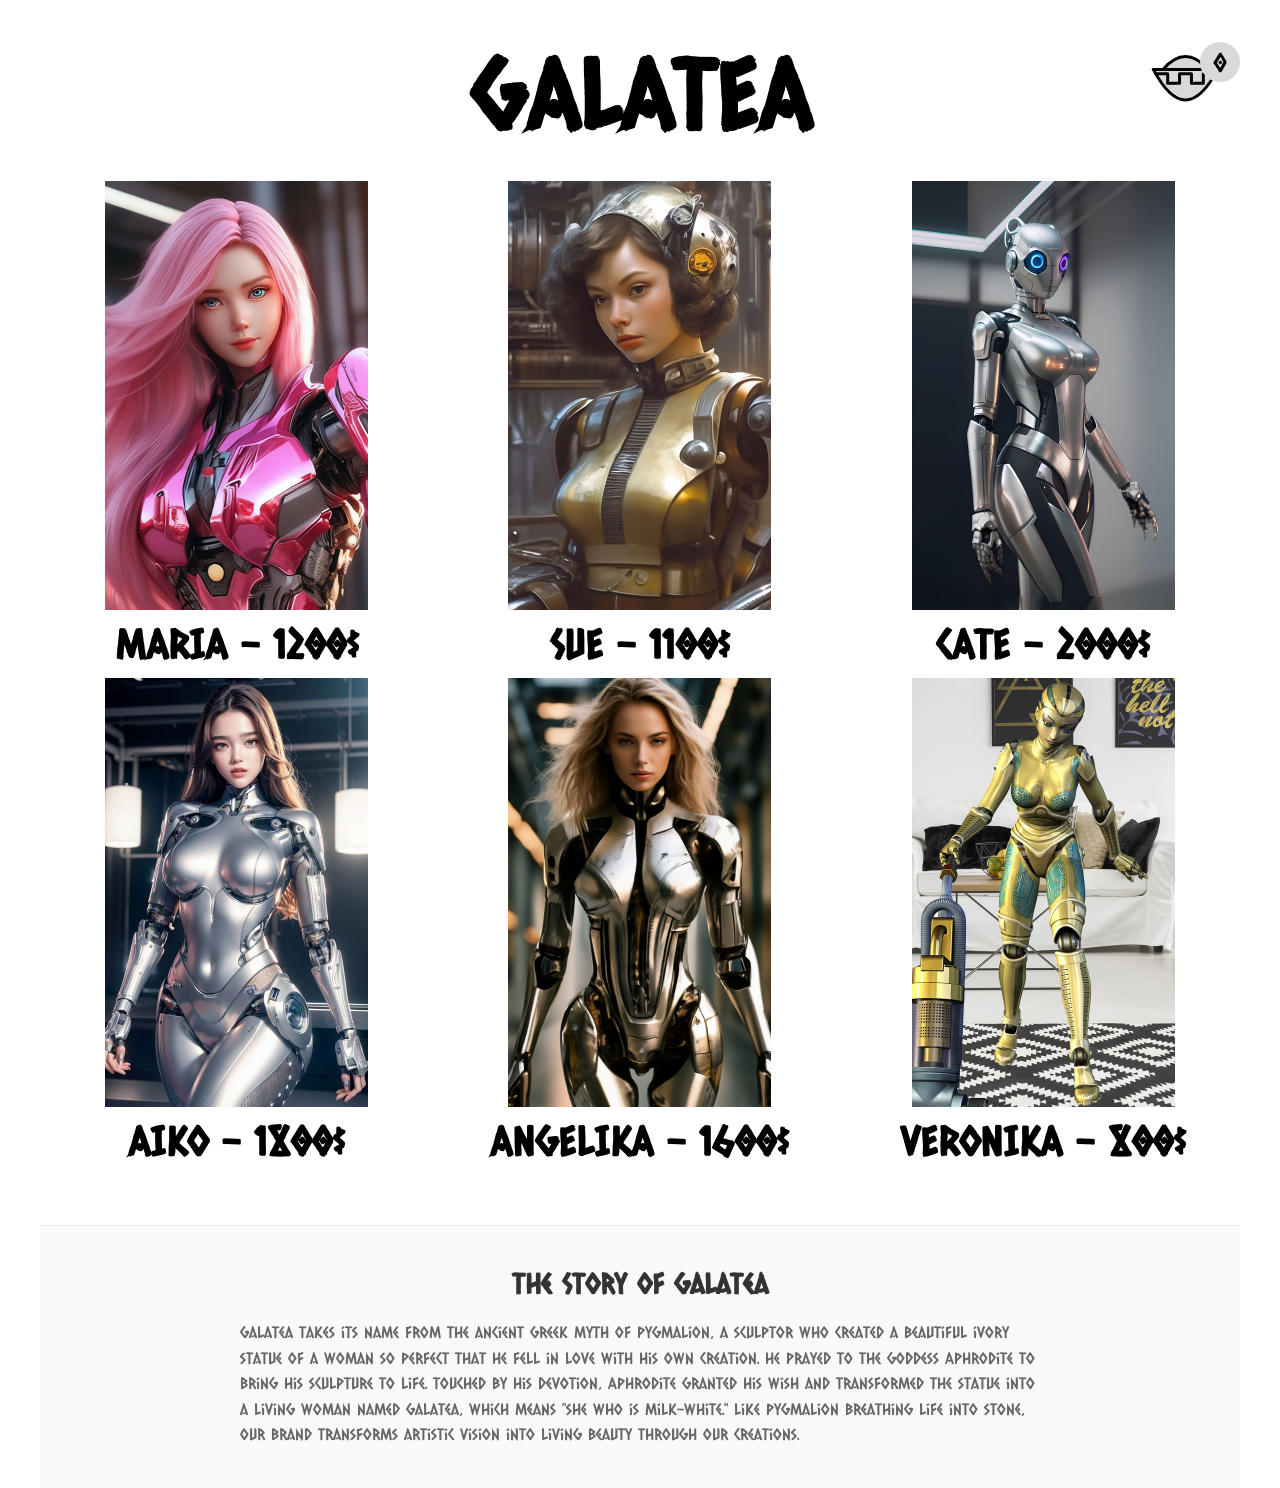
<file: index.html>
<!DOCTYPE html>
<html lang="en">
  <head>
    <meta charset="UTF-8">
    <meta name="viewport" content="width=device-width, initial-scale=1.0">
    <title>GALATEA</title>
    <link rel="stylesheet" href="css/style.css">
  </head>
  <body>
    <main class="container">
    <header>
      <h1 class="logo">GALATEA</h1>
      <button class="iconCart" onclick="toggleCart()">
        <img class="cart" src="images/cart.svg">
        <span class="counter">0</span>
      </button>
    </header>
    
    <div id="cartModal" class="modal">
      <div class="modal-content">
        <div class="modal-header">
          <h2>Your Cart</h2>
          <span class="close" onclick="toggleCart()">&times;</span>
        </div>
        <div class="cart-items" id="cartItems">
        </div>
        <div class="cart-total">
          <div class="total-price">Total: $<span id="totalPrice">0</span></div>
          <button class="checkout-btn">Checkout</button>
        </div>
      </div>
    </div>

    <section class="listProduct">
      <div class="product">
        <div class="img_h">
          <img class="woman" src="images/1.png">
          <button onclick="addCart(1, 'MARIA', 1200)">add to cart</button>
        </div>
        <h1 class="name">MARIA - 1200$</h1>
      </div>
      <div class="product">
        <div class="img_h">
          <img class="woman" src="images/2.png">
          <button onclick="addCart(2, 'SUE', 1100)">add to cart</button>
        </div>
        <h1 class="name">SUE - 1100$</h1>
      </div>
      <div class="product">
        <div class="img_h">
          <img class="woman" src="images/3.png">
          <button onclick="addCart(3, 'CATE', 2000)">add to cart</button>
        </div>
        <h1 class="name">CATE - 2000$</h1>
      </div>
      <div class="product">
        <div class="img_h">
          <img class="woman" src="images/4.png">
          <button onclick="addCart(4, 'AIKO', 1800)">add to cart</button>
        </div>
        <h1 class="name">AIKO - 1800$</h1>
      </div>
      <div class="product">
        <div class="img_h">
          <img class="woman" src="images/5.png">
          <button onclick="addCart(5, 'ANGELIKA', 1600)">add to cart</button>
        </div>
        <h1 class="name">ANGELIKA - 1600$</h1>
      </div>
      <div class="product">
        <div class="img_h">
          <img class="woman" src="images/6.png">
          <button onclick="addCart(6, 'VERONIKA', 800)">add to cart</button>
        </div>
        <h1 class="name">VERONIKA - 800$</h1>
      </div>
    </section>
    <footer class="site-footer">
      <div class="footer-content">
        <h3>The Story of Galatea</h3>
        <p>
          Galatea takes its name from the ancient Greek myth of Pygmalion, a sculptor who created 
          a beautiful ivory statue of a woman so perfect that he fell in love with his own creation. 
          He prayed to the goddess Aphrodite to bring his sculpture to life. Touched by his devotion, 
          Aphrodite granted his wish and transformed the statue into a living woman named Galatea, 
          which means "she who is milk-white." Like Pygmalion breathing life into stone, our brand 
          transforms artistic vision into living beauty through our creations.
        </p>
      </div>
    </footer>
    </main>
    <script src="scripts/script.js"></script>
  </body>
</html>
</file>
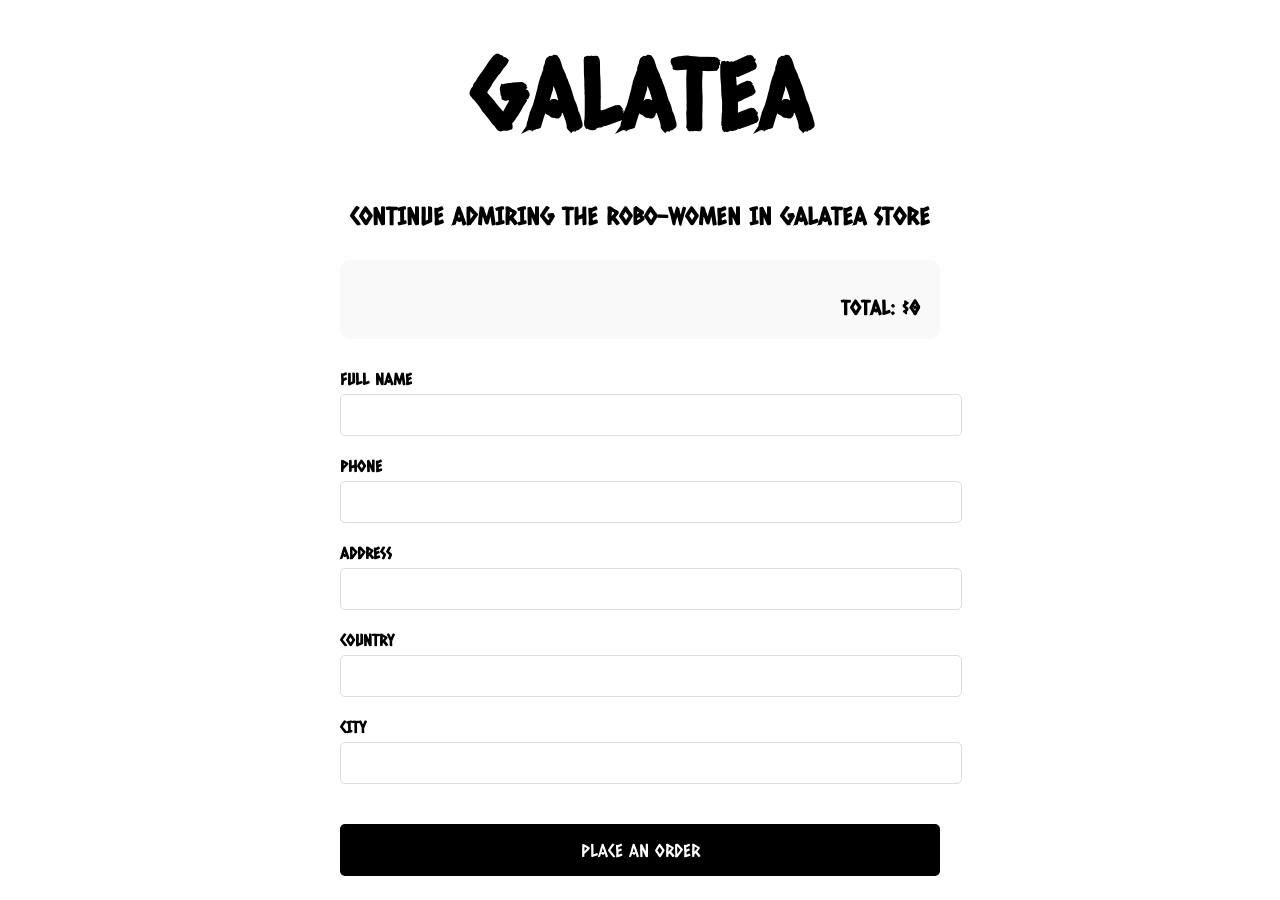
<file: html/order.html>
<!DOCTYPE html>
<html lang="en">
<head>
    <meta charset="UTF-8">
    <meta name="viewport" content="width=device-width, initial-scale=1.0">
    <title>Checkout - GALATEA</title>
    <link rel="stylesheet" href="../css/style.css">
    <style>
        .order-container {
            max-width: 600px;
            margin: 0 auto;
            padding: 20px;
        }
        
        .order-header {
            text-align: center;
            margin-bottom: 30px;
        }
        
        .order-summary {
            background-color: #f9f9f9;
            padding: 20px;
            border-radius: 10px;
            margin-bottom: 30px;
        }
        
        .order-item {
            display: flex;
            justify-content: space-between;
            margin-bottom: 10px;
            padding-bottom: 10px;
            border-bottom: 1px solid #eee;
        }
        
        .order-total {
            font-weight: bold;
            font-size: 20px;
            margin-top: 15px;
            text-align: right;
        }
        
        .form-group {
            margin-bottom: 20px;
        }
        
        .form-group label {
            display: block;
            margin-bottom: 5px;
            font-weight: bold;
        }
        
        .form-group input,
        .form-group select {
            width: 100%;
            padding: 10px;
            border: 1px solid #ddd;
            border-radius: 5px;
            font-family: "Caesar Dressing";
            font-size: 16px;
        }
        
        .place-order-btn {
            background: #000;
            color: #fff;
            border: none;
            padding: 15px 30px;
            border-radius: 5px;
            cursor: pointer;
            font-family: "Caesar Dressing";
            font-size: 18px;
            width: 100%;
            margin-top: 20px;
        }
        
        .place-order-btn:hover {
            background: #333;
        }
    </style>
</head>
<body>
    <main class="container">
        <header>
            <h1 class="logo">GALATEA</h1>
        </header>
        
        <section class="order-container">
            <div class="order-header">
                <h2>CONTINUE ADMIRING THE ROBO-WOMEN IN GALATEA STORE</h2>
            </div>
            
            <div class="order-summary">
                <div id="orderItems"></div>
                <div class="order-total">TOTAL: $<span id="orderTotalPrice">0</span></div>
            </div>
            
            <form id="orderForm">
                <div class="form-group">
                    <label for="fullName">FULL NAME</label>
                    <input type="text" id="fullName" name="fullName" required>
                </div>
                
                <div class="form-group">
                    <label for="phone">PHONE</label>
                    <input type="tel" id="phone" name="phone" required>
                </div>
                
                <div class="form-group">
                    <label for="address">ADDRESS</label>
                    <input type="text" id="address" name="address" required>
                </div>
                
                <div class="form-group">
                    <label for="country">COUNTRY</label>
                    <input type="text" id="country" name="country" required>
                </div>
                
                <div class="form-group">
                    <label for="city">CITY</label>
                    <input type="text" id="city" name="city" required>
                </div>

                
                <button type="submit" class="place-order-btn">PLACE AN ORDER</button>
            </form>
        </section>
    </main>
    
    <script src="../scripts/order.js"></script>
</body>
</html>
</file>
<file: css/style.css>
@import url('https://fonts.googleapis.com/css2?family=Caesar+Dressing&display=swap');

* {
  margin: 0;
  padding: 0;
}

.container {
  width: 100%;
  max-width: 1200px;
  margin: 0 auto;
}



body {
  font-family: "Caesar Dressing", system-ui;
  font-weight: 400;
}

header {
  position: relative;
  padding-top: 35px;
  padding-bottom: 30px;
  display: flex;
  justify-content: center;
  align-items: center;
}

h1.logo {
  font-size: 96px;
  text-align: center;
  margin: 0; 
}

header img.cart {
  position: absolute;
  top: 30%;   
  right: 20px; 
  max-width: 86px;
  max-height: 52px;
}

span.counter {
  font-family: "Caesar Dressing";
  font-size: 26px;
  position: absolute;
  top: 23%;   
  right: 0px;
  background-color: #d9d9d9;
  width: 40px; 
  height: 40px; 
  border-radius: 50%;
  display: flex;
  align-items: center;
  justify-content: center;
}

a {
  text-decoration: none;
}


h1.name {
  font-size: 40px;
  padding-bottom: 0px;
  
  margin: 0 auto;
}

img {
  max-width: 100%;
}

img.woman {
  max-width: 263px;
  max-height: 429px;
  padding-bottom: 5px;
}


div.product {
  text-align: center;
  max-height: 500px;
  align-items: center;
}



.listProduct{
  max-width: 100%;
  display: grid;
  grid-template-columns: repeat(3, 1fr);
  gap: 10px;
}

.iconCart{
  cursor: pointer;
  border-width: 0px;
}





div.img_h {
  position: relative;
  display: inline-block;
  max-width: 300px;
  max-height: 429px;
}

.listProduct .product button {
  background-color: white;
  font-size: 20px;
  font-family: "Caesar Dressing";
  width: 160px;
  height: 50px;
  position: absolute;
  left: 50%;
  bottom: 10px;
  transform: translateX(-50%);
  box-shadow: 0 2px 4px #000;
  cursor: pointer;
  opacity: 0;
  transition: 0.5s;
}

.listProduct .product button:hover {
  background-color: #000;
  color: #fff;
}

.img_h:hover button {
  opacity: 1;
  bottom: 30px;
}

.modal {
  display: none;
  position: fixed;
  z-index: 1000;
  left: 0;
  top: 0;
  width: 100%;
  height: 100%;
  background-color: rgba(0, 0, 0, 0.5);
}

.modal-content {
  background-color: #fefefe;
  margin: 5% auto;
  padding: 0;
  border-radius: 10px;
  width: 90%;
  max-width: 500px;
  max-height: 80vh;
  display: flex;
  flex-direction: column;
}

.modal-header {
  display: flex;
  justify-content: space-between;
  align-items: center;
  padding: 20px;
  border-bottom: 1px solid #ddd;
}

.modal-header h2 {
  margin: 0;
  font-size: 24px;
}

.close {
  color: #aaa;
  font-size: 28px;
  font-weight: bold;
  cursor: pointer;
}

.close:hover {
  color: #000;
}

.cart-items {
  flex: 1;
  overflow-y: auto;
  padding: 20px;
}

.cart-item {
  display: flex;
  justify-content: space-between;
  align-items: center;
  padding: 15px 0;
  border-bottom: 1px solid #eee;
}

.cart-item:last-child {
  border-bottom: none;
}

.item-info {
  flex: 1;
}

.item-name {
  font-weight: bold;
  margin-bottom: 5px;
}

.item-price {
  color: #666;
}

.item-quantity {
  display: flex;
  align-items: center;
  gap: 10px;
}

.quantity-btn {
  background: #f0f0f0;
  border: none;
  width: 30px;
  height: 30px;
  border-radius: 50%;
  cursor: pointer;
  font-size: 16px;
  display: flex;
  align-items: center;
  justify-content: center;
}

.quantity-btn:hover {
  background: #d9d9d9;
}

.item-quantity span {
  min-width: 30px;
  text-align: center;
}

.trash-btn {
  background: none;
  border: none;
  color: #ff4444;
  cursor: pointer;
  font-size: 14px;
  margin-left: 15px;
  max-width: 20px;
}

.trash-btn:hover {
  color: #cc0000;
}

.cart-total {
  padding: 20px;
  border-top: 1px solid #ddd;
  display: flex;
  justify-content: space-between;
  align-items: center;
}

.total-price {
  font-size: 20px;
  font-weight: bold;
}

.checkout-btn {
  background: #000;
  color: #fff;
  border: none;
  padding: 12px 24px;
  border-radius: 5px;
  cursor: pointer;
  font-family: "Caesar Dressing";
  font-size: 16px;
}

.checkout-btn:hover {
  background: #333;
}

.site-footer {
  margin-top: 60px;
  padding: 40px 20px;
  background-color: #f9f9f9;
  border-top: 1px solid #eee;
}

.footer-content {
  max-width: 800px;
  margin: 0 auto;
  text-align: center;
}

.footer-content h3 {
  font-size: 28px;
  margin-bottom: 20px;
  color: #333;
}

.footer-content p {
  font-size: 16px;
  line-height: 1.6;
  color: #666;
  text-align: left;
}

@media (max-width: 650px) {
  .site-footer {
    margin-top: 40px;
    padding: 30px 15px;
  }
  
  .footer-content h3 {
    font-size: 24px;
  }
  
  .footer-content p {
    font-size: 14px;
    text-align: center;
  }
}

@media (max-width: 650px) {
  .modal-content {
    margin: 10% auto;
    width: 95%;
  }
  
  .cart-item {
    flex-direction: column;
    align-items: flex-start;
    gap: 10px;
  }
  
  .item-quantity {
    align-self: flex-end;
  }
  
  .cart-total {
    flex-direction: column;
    gap: 15px;
    align-items: flex-start;
  }
}



@media (max-width: 1024px) {
    .listProduct {
        grid-template-columns: repeat(2, 1fr);
    }
  }



@media (max-width: 650px) {
    .container {
      max-width: 560px;
    }
    h1.logo {
        font-size: 76px;
    }
    h1.name {
        font-size: 24px;
    }
    img.woman {
        max-width: 131px;
        max-height: 215px;
        padding-bottom: 5px;
    }
  .listProduct .product button {
        width: 100px;
        height: 30px;
        font-size: 16px;
}
  }

@media (max-width: 500px) {
    h1.logo {
        text-align: left;
    }
    header{
        justify-content: left;
        padding-left: 40px;
    }
    
  }

.order-container {
    max-width: 600px;
    margin: 0 auto;
    padding: 20px;
}

.order-header {
    text-align: center;
    margin-bottom: 30px;
}

.order-header h2 {
    font-size: 24px;
    margin-bottom: 10px;
}

.order-summary {
    background-color: #f9f9f9;
    padding: 20px;
    border-radius: 10px;
    margin-bottom: 30px;
}

.order-item {
    display: flex;
    justify-content: space-between;
    margin-bottom: 10px;
    padding-bottom: 10px;
    border-bottom: 1px solid #eee;
}

.order-total {
    font-weight: bold;
    font-size: 20px;
    margin-top: 15px;
    text-align: right;
}

.form-group {
    margin-bottom: 20px;
}

.form-group label {
    display: block;
    margin-bottom: 5px;
    font-weight: bold;
}

.form-group input,
.form-group select {
    width: 100%;
    padding: 10px;
    border: 1px solid #ddd;
    border-radius: 5px;
    font-family: "Caesar Dressing";
    font-size: 16px;
}

.place-order-btn {
    background: #000;
    color: #fff;
    border: none;
    padding: 15px 30px;
    border-radius: 5px;
    cursor: pointer;
    font-family: "Caesar Dressing";
    font-size: 18px;
    width: 100%;
    margin-top: 20px;
}

.place-order-btn:hover {
    background: #333;
}

@media (max-width: 650px) {
    .order-container {
        padding: 10px;
    }
    
    .order-header h2 {
        font-size: 20px;
    }
}
</file>
